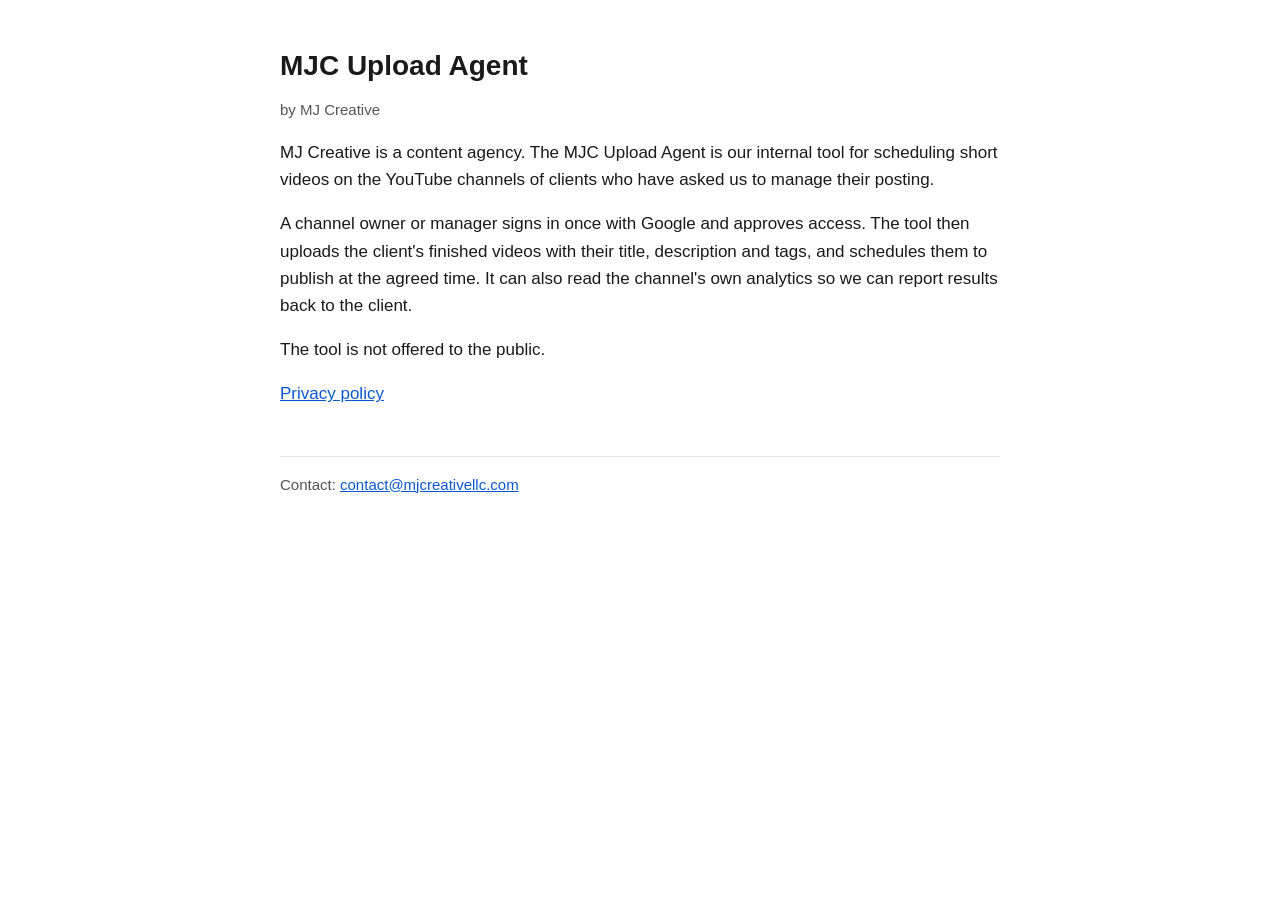
<file: index.html>
<!doctype html><html lang="en"><head><meta charset="utf-8"><meta name="viewport" content="width=device-width,initial-scale=1">
<title>MJC Upload Agent</title><meta name="description" content="MJ Creative's internal tool for scheduling client videos on YouTube."><link rel="stylesheet" href="style.css"></head>
<body><main>
<h1>MJC Upload Agent</h1>
<p class="muted">by MJ Creative</p>
<p>MJ Creative is a content agency. The MJC Upload Agent is our internal tool for scheduling short videos on the YouTube channels of clients who have asked us to manage their posting.</p>
<p>A channel owner or manager signs in once with Google and approves access. The tool then uploads the client's finished videos with their title, description and tags, and schedules them to publish at the agreed time. It can also read the channel's own analytics so we can report results back to the client.</p>
<p>The tool is not offered to the public.</p>
<p><a href="privacy.html">Privacy policy</a></p>
<footer class="muted">Contact: <a href="mailto:contact@mjcreativellc.com">contact@mjcreativellc.com</a></footer>
</main></body></html>
</file>
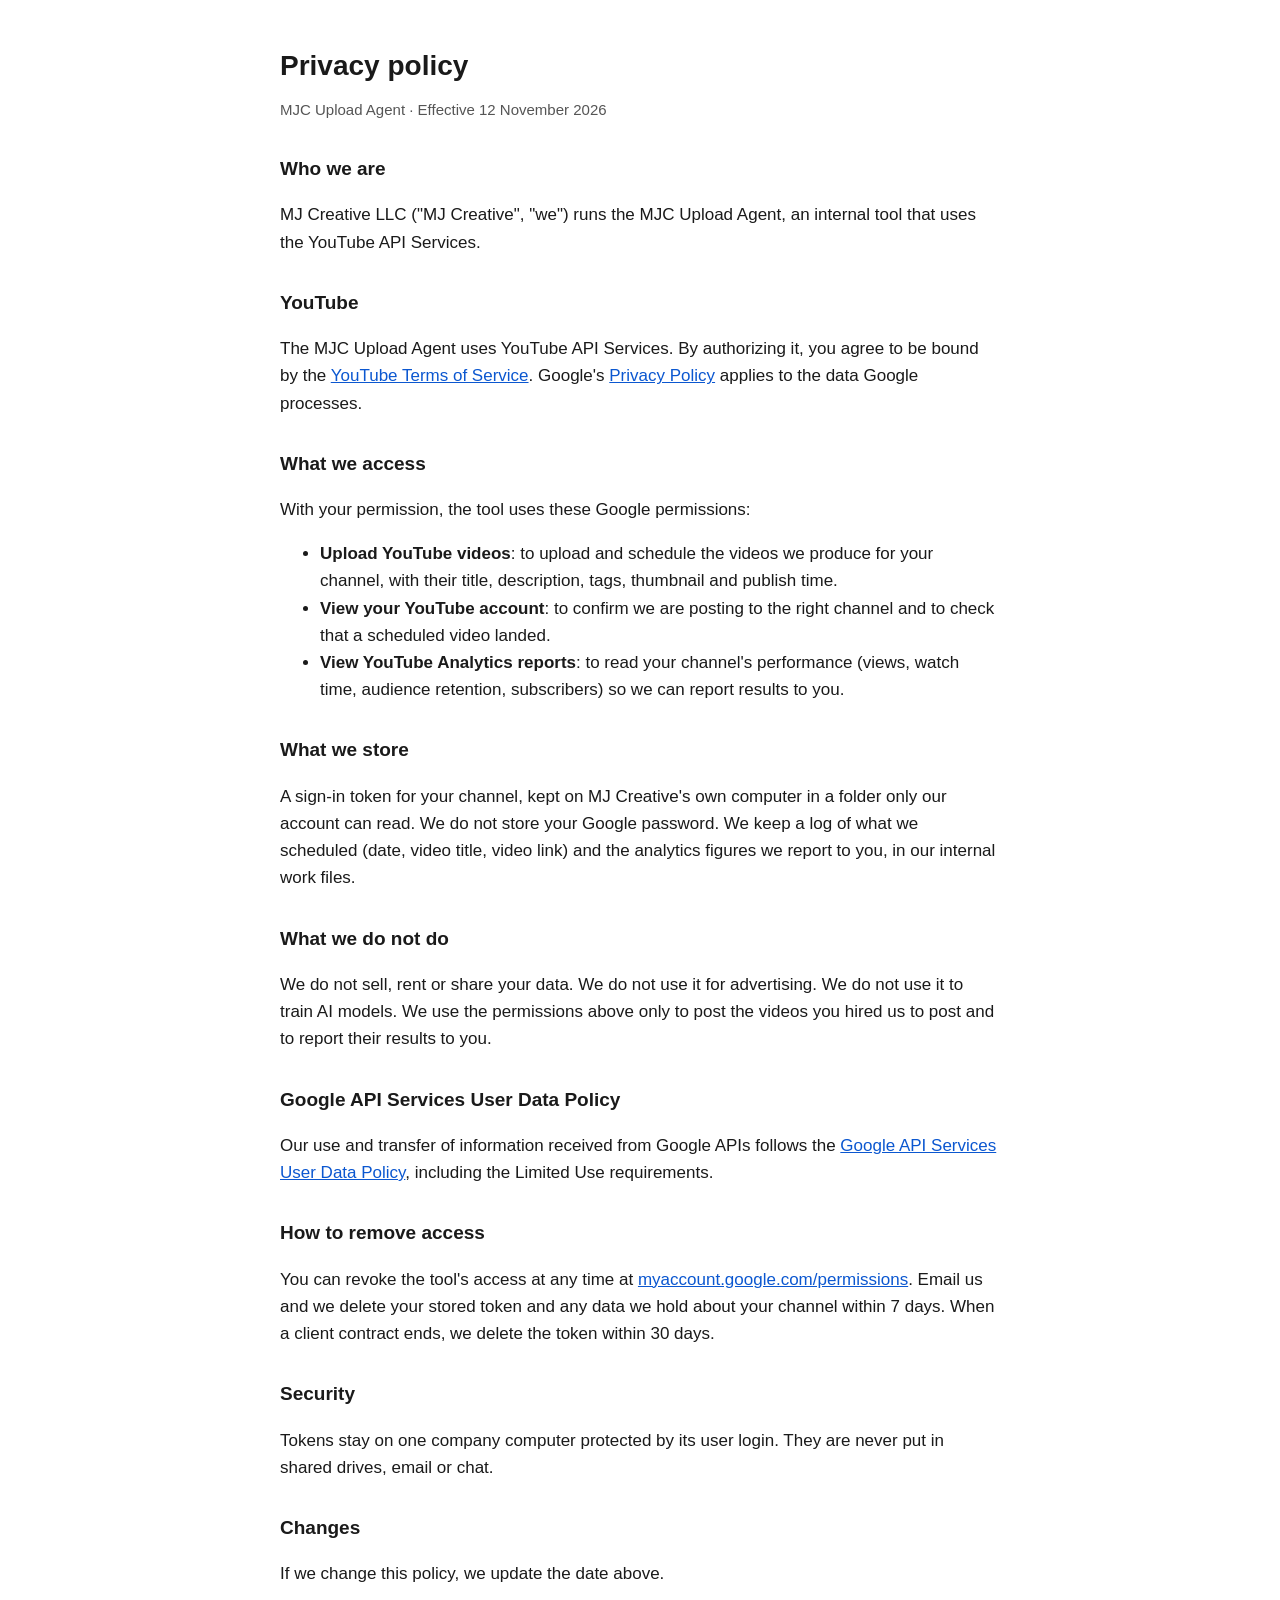
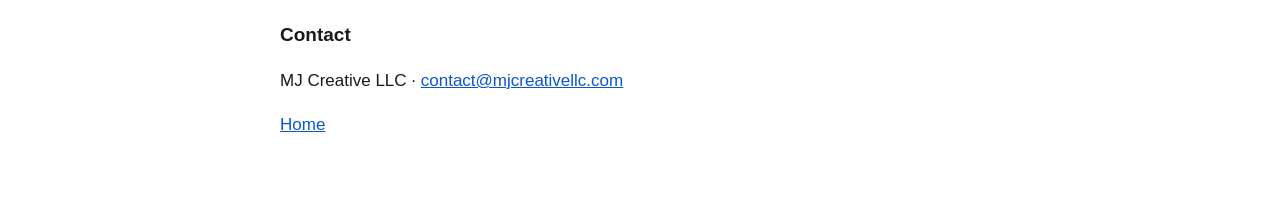
<file: privacy.html>
<!doctype html><html lang="en"><head><meta charset="utf-8"><meta name="viewport" content="width=device-width,initial-scale=1">
<title>Privacy Policy</title><meta name="description" content="Privacy policy for the MJC Upload Agent."><link rel="stylesheet" href="style.css"></head>
<body><main>
<h1>Privacy policy</h1>
<p class="muted">MJC Upload Agent · Effective 12 November 2026</p>
<h2>Who we are</h2>
<p>MJ Creative LLC ("MJ Creative", "we") runs the MJC Upload Agent, an internal tool that uses the YouTube API Services.</p>
<h2>YouTube</h2>
<p>The MJC Upload Agent uses YouTube API Services. By authorizing it, you agree to be bound by the <a href="https://www.youtube.com/t/terms">YouTube Terms of Service</a>. Google's <a href="https://policies.google.com/privacy">Privacy Policy</a> applies to the data Google processes.</p>
<h2>What we access</h2>
<p>With your permission, the tool uses these Google permissions:</p>
<ul>
<li><b>Upload YouTube videos</b>: to upload and schedule the videos we produce for your channel, with their title, description, tags, thumbnail and publish time.</li>
<li><b>View your YouTube account</b>: to confirm we are posting to the right channel and to check that a scheduled video landed.</li>
<li><b>View YouTube Analytics reports</b>: to read your channel's performance (views, watch time, audience retention, subscribers) so we can report results to you.</li>
</ul>
<h2>What we store</h2>
<p>A sign-in token for your channel, kept on MJ Creative's own computer in a folder only our account can read. We do not store your Google password. We keep a log of what we scheduled (date, video title, video link) and the analytics figures we report to you, in our internal work files.</p>
<h2>What we do not do</h2>
<p>We do not sell, rent or share your data. We do not use it for advertising. We do not use it to train AI models. We use the permissions above only to post the videos you hired us to post and to report their results to you.</p>
<h2>Google API Services User Data Policy</h2>
<p>Our use and transfer of information received from Google APIs follows the <a href="https://developers.google.com/terms/api-services-user-data-policy">Google API Services User Data Policy</a>, including the Limited Use requirements.</p>
<h2>How to remove access</h2>
<p>You can revoke the tool's access at any time at <a href="https://myaccount.google.com/permissions">myaccount.google.com/permissions</a>. Email us and we delete your stored token and any data we hold about your channel within 7 days. When a client contract ends, we delete the token within 30 days.</p>
<h2>Security</h2>
<p>Tokens stay on one company computer protected by its user login. They are never put in shared drives, email or chat.</p>
<h2>Changes</h2>
<p>If we change this policy, we update the date above.</p>
<h2>Contact</h2>
<p>MJ Creative LLC · <a href="mailto:contact@mjcreativellc.com">contact@mjcreativellc.com</a></p>
<p><a href="index.html">Home</a></p>
</main></body></html>
</file>
<file: style.css>
:root{--bg:#fff;--fg:#1a1a1a;--muted:#555;--line:#e5e5e5;--link:#0b57d0}
@media (prefers-color-scheme:dark){:root{--bg:#121212;--fg:#ececec;--muted:#aaa;--line:#2a2a2a;--link:#8ab4f8}}
body{margin:0;background:var(--bg);color:var(--fg);font:17px/1.6 -apple-system,BlinkMacSystemFont,"Segoe UI",Roboto,sans-serif}
main{max-width:720px;margin:0 auto;padding:48px 16px 64px}
h1{font-size:28px;line-height:1.25;margin:0 0 8px}h2{font-size:19px;margin:32px 0 8px}
p,li{color:var(--fg)}.muted{color:var(--muted);font-size:15px}a{color:var(--link)}
footer{border-top:1px solid var(--line);margin-top:48px;padding-top:16px}
</file>
